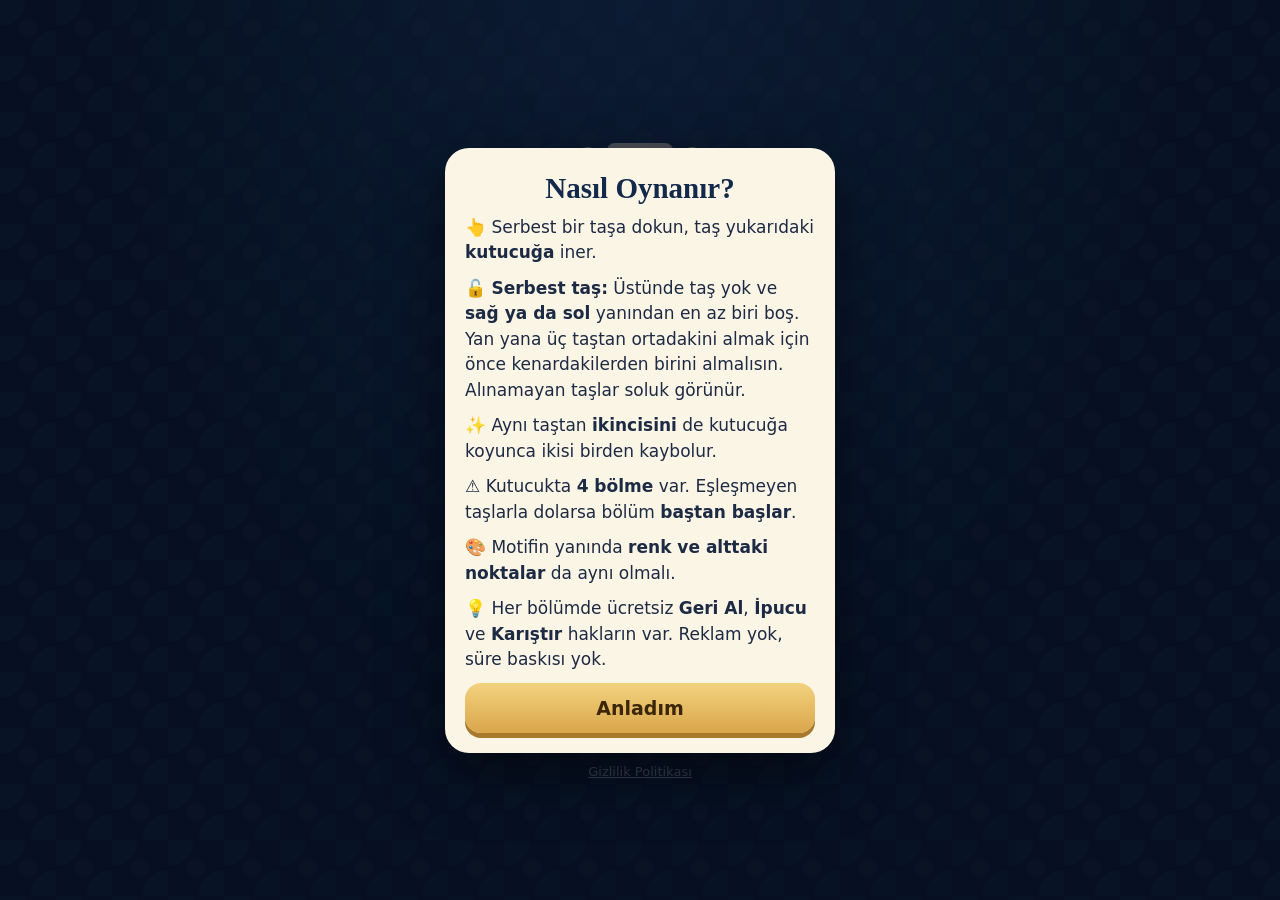
<file: index.html>
<!doctype html>
<html lang="tr">
<head>
<meta charset="utf-8">
<meta name="viewport" content="width=device-width, initial-scale=1, maximum-scale=1, user-scalable=no, viewport-fit=cover">
<title>Çini Bahçesi</title>
<meta name="description" content="Çini Bahçesi: Türk çini motifleriyle sakin, reklamsız bir taş eşleştirme bulmacası.">
<meta name="theme-color" content="#10223f">
<link rel="manifest" href="manifest.json">
<link rel="icon" type="image/png" href="icons/icon-192.png">
<link rel="apple-touch-icon" href="icons/icon-192.png">
<link rel="stylesheet" href="style.css">
</head>
<body>
<div id="app">
  <section id="menu" class="screen active">
    <div class="logo">
      <div class="logo-tiles" id="logoTiles"></div>
      <h1>Çini<span>Bahçesi</span></h1>
      <p class="tag">Sakin bir taş eşleştirme bulmacası</p>
    </div>
    <button class="btn primary big" id="btnPlay">Oyna<small id="playSub">Seviye 1</small></button>
    <button class="btn big" id="btnDaily">Günlük Bulmaca<small id="dailySub"></small></button>
    <div class="menu-row">
      <button class="btn" id="btnColl">🎨 Koleksiyon<small id="collSub"></small></button>
      <button class="btn" id="btnBadges">🏅 Rozetler<small id="badgeSub"></small></button>
    </div>
    <div class="menu-row">
      <button class="btn" id="btnHow">Nasıl Oynanır</button>
      <button class="btn" id="btnSettings">Ayarlar</button>
    </div>
    <div class="stats" id="stats"></div>
    <a class="privacy" href="privacy.html">Gizlilik Politikası</a>
  </section>

  <section id="game" class="screen">
    <header class="bar">
      <button class="icon-btn" id="btnBack" aria-label="Ana menü">
        <svg viewBox="0 0 24 24"><path d="M15 5l-7 7 7 7" fill="none" stroke="currentColor" stroke-width="2.6" stroke-linecap="round" stroke-linejoin="round"/></svg>
      </button>
      <div class="title"><b id="gTitle"></b><span id="gInfo"></span></div>
      <button class="icon-btn" id="btnGSettings" aria-label="Ayarlar">
        <svg viewBox="0 0 24 24"><circle cx="12" cy="12" r="3.2" fill="none" stroke="currentColor" stroke-width="2.2"/><path d="M12 2.5v3M12 18.5v3M2.5 12h3M18.5 12h3M5.3 5.3l2.1 2.1M16.6 16.6l2.1 2.1M5.3 18.7l2.1-2.1M16.6 7.4l2.1-2.1" stroke="currentColor" stroke-width="2.2" stroke-linecap="round"/></svg>
      </button>
    </header>
    <div id="trayWrap"><div id="tray"></div></div>
    <div id="boardWrap"><div id="board"></div><div id="toast"></div></div>
    <footer class="tools">
      <button class="tool" id="btnUndo">
        <svg viewBox="0 0 24 24"><path d="M9 7L4 12l5 5M4.5 12H14a6 6 0 010 12" fill="none" stroke="currentColor" stroke-width="2.4" stroke-linecap="round" stroke-linejoin="round" transform="translate(0 -3)"/></svg>
        Geri Al<i class="badge" id="bUndo">3</i></button>
      <button class="tool" id="btnHint">
        <svg viewBox="0 0 24 24"><path d="M9 18h6M10 21h4M12 3a6 6 0 00-3.5 10.9c.6.5 1 1.2 1 2.1h5c0-.9.4-1.6 1-2.1A6 6 0 0012 3z" fill="none" stroke="currentColor" stroke-width="2.2" stroke-linecap="round" stroke-linejoin="round"/></svg>
        İpucu<i class="badge" id="bHint">3</i></button>
      <button class="tool" id="btnShuffle">
        <svg viewBox="0 0 24 24"><path d="M3 7h4c4 0 6 10 10 10h4M3 17h4c1.6 0 2.8-1.6 3.9-3.6M13.1 9.6C14.2 7.6 15.4 7 17 7h4M18 4l3 3-3 3M18 14l3 3-3 3" fill="none" stroke="currentColor" stroke-width="2.2" stroke-linecap="round" stroke-linejoin="round"/></svg>
        Karıştır<i class="badge" id="bShuffle">2</i></button>
    </footer>
  </section>
</div>
<div id="modal" class="modal hidden"><div class="card" id="modalCard"></div></div>
<script src="game.js"></script>
<script src="app.js"></script>
</body>
</html>
</file>
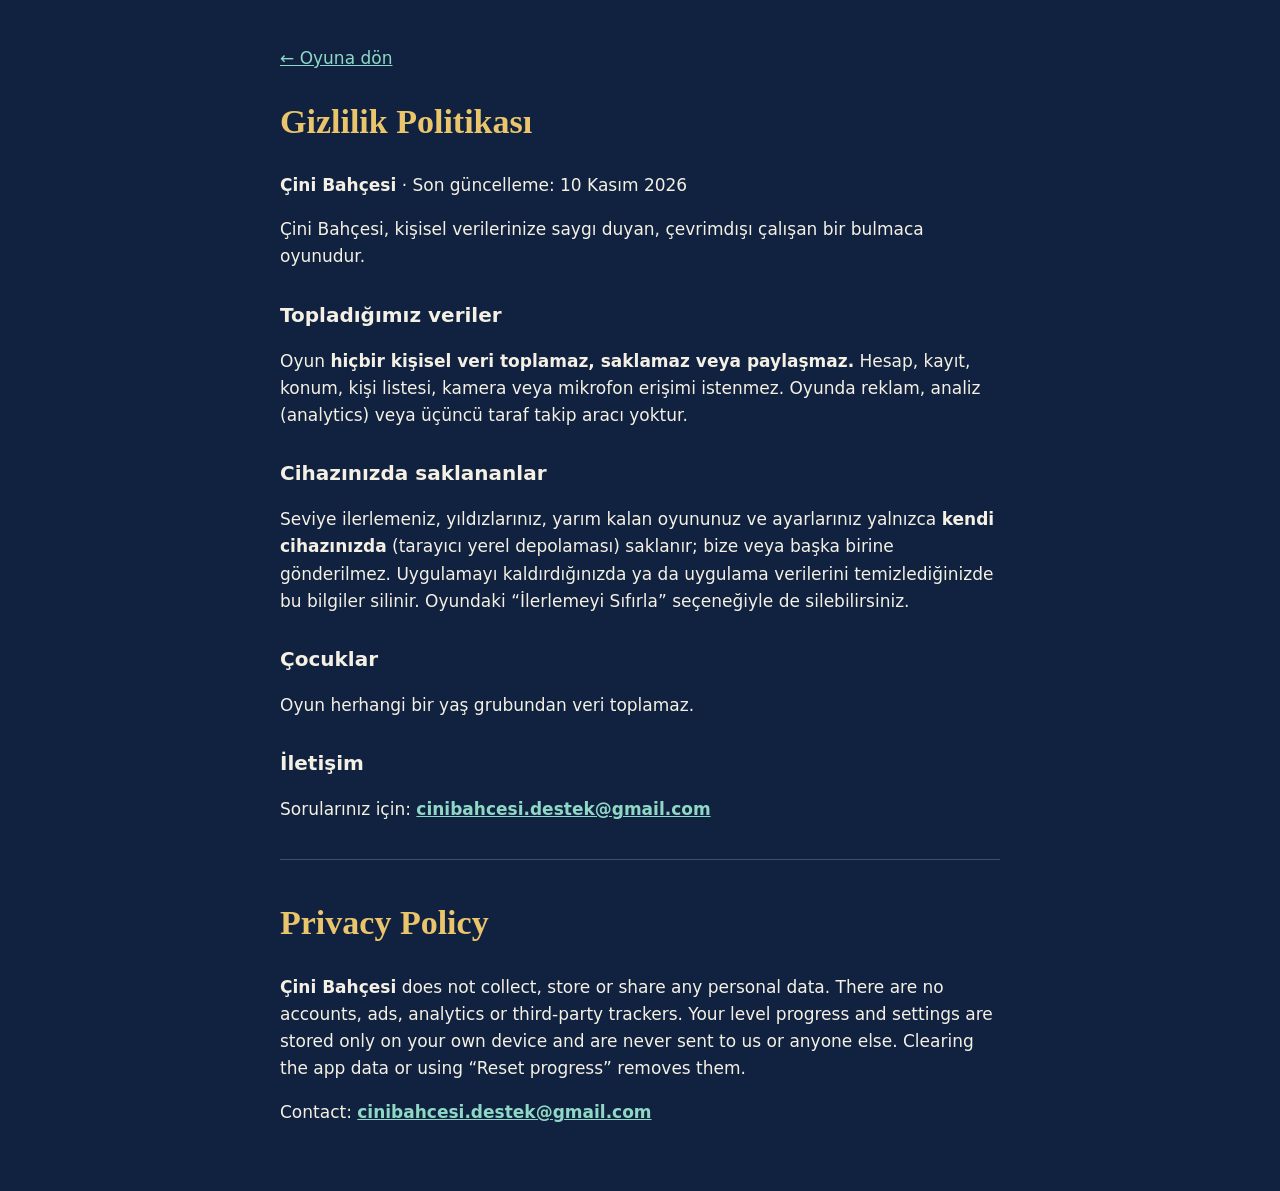
<file: privacy.html>
<!doctype html>
<html lang="tr">
<head>
<meta charset="utf-8">
<meta name="viewport" content="width=device-width, initial-scale=1">
<title>Gizlilik Politikası · Çini Bahçesi</title>
<style>
  body { margin: 0; background: #10223f; color: #f5f0e4; font: 17px/1.6 "Segoe UI", Roboto, system-ui, sans-serif; }
  main { max-width: 720px; margin: 0 auto; padding: 28px 18px 48px; }
  h1 { font-family: Georgia, serif; color: #ebc56b; } h2 { font-size: 20px; margin-top: 28px; }
  a { color: #8fd8c6; } hr { border: 0; border-top: 1px solid rgba(255,255,255,.2); margin: 36px 0; }
</style>
</head>
<body>
<main>
  <p><a href="./">← Oyuna dön</a></p>
  <h1>Gizlilik Politikası</h1>
  <p><b>Çini Bahçesi</b> · Son güncelleme: 10 Kasım 2026</p>
  <p>Çini Bahçesi, kişisel verilerinize saygı duyan, çevrimdışı çalışan bir bulmaca oyunudur.</p>
  <h2>Topladığımız veriler</h2>
  <p>Oyun <b>hiçbir kişisel veri toplamaz, saklamaz veya paylaşmaz.</b> Hesap, kayıt, konum, kişi listesi, kamera veya mikrofon erişimi istenmez. Oyunda reklam, analiz (analytics) veya üçüncü taraf takip aracı yoktur.</p>
  <h2>Cihazınızda saklananlar</h2>
  <p>Seviye ilerlemeniz, yıldızlarınız, yarım kalan oyununuz ve ayarlarınız yalnızca <b>kendi cihazınızda</b> (tarayıcı yerel depolaması) saklanır; bize veya başka birine gönderilmez. Uygulamayı kaldırdığınızda ya da uygulama verilerini temizlediğinizde bu bilgiler silinir. Oyundaki “İlerlemeyi Sıfırla” seçeneğiyle de silebilirsiniz.</p>
  <h2>Çocuklar</h2>
  <p>Oyun herhangi bir yaş grubundan veri toplamaz.</p>
  <h2>İletişim</h2>
  <p>Sorularınız için: <b><a href="mailto:cinibahcesi.destek@gmail.com">cinibahcesi.destek@gmail.com</a></b></p>
  <hr>
  <h1>Privacy Policy</h1>
  <p><b>Çini Bahçesi</b> does not collect, store or share any personal data. There are no accounts, ads, analytics or third-party trackers. Your level progress and settings are stored only on your own device and are never sent to us or anyone else. Clearing the app data or using “Reset progress” removes them.</p>
  <p>Contact: <b><a href="mailto:cinibahcesi.destek@gmail.com">cinibahcesi.destek@gmail.com</a></b></p>
</main>
</body>
</html>
</file>
<file: style.css>
:root {
  --bg: #10223f; --bg2: #1b3a6b; --gold: #ebc56b; --ivory: #fbf5e6; --teal: #0f6f60;
  --text: #f5f0e4; --muted: #b9c6db;
}
* { box-sizing: border-box; -webkit-tap-highlight-color: transparent; }
html, body { margin: 0; height: 100%; overflow: hidden; }
body {
  color: var(--text); font-family: "Segoe UI", Roboto, system-ui, -apple-system, sans-serif;
  user-select: none; -webkit-user-select: none; touch-action: manipulation;
  background-color: var(--bg);
  background-image:
    radial-gradient(ellipse at 50% -10%, rgba(64, 120, 200, .45), transparent 60%),
    radial-gradient(circle at 50% 50%, rgba(255, 255, 255, .045) 0 22%, transparent 23%),
    radial-gradient(circle at 0 0, rgba(72, 190, 170, .07) 0 32%, transparent 33%),
    radial-gradient(circle at 100% 100%, rgba(72, 190, 170, .07) 0 32%, transparent 33%);
  background-size: 100% 100%, 56px 56px, 56px 56px, 56px 56px;
}
button { font-family: inherit; }
svg { display: block; }
#app { position: relative; height: 100%; }
.screen { position: absolute; inset: 0; display: none; flex-direction: column; }
.screen.active { display: flex; }

/* ---------- menü */
#menu { align-items: center; justify-content: center; gap: 14px; padding: 24px 20px calc(20px + env(safe-area-inset-bottom)); overflow-y: auto; }
.logo { text-align: center; margin-bottom: 14px; }
.logo-tiles { display: flex; justify-content: center; gap: 6px; height: 104px; align-items: flex-end; }
.logo h1 { font-family: Georgia, "Times New Roman", serif; font-size: 54px; margin: 18px 0 0; line-height: .95; color: var(--ivory); letter-spacing: .5px; }
.logo h1 span { display: block; font-size: 40px; color: var(--gold); font-style: italic; }
.tag { color: var(--muted); margin: 12px 0 0; font-size: 17px; }
.btn {
  width: min(340px, 100%); border-radius: 16px; padding: 14px 18px; font-size: 19px; font-weight: 600;
  color: var(--text); background: rgba(255, 255, 255, .1); border: 1px solid rgba(255, 255, 255, .16);
  cursor: pointer; display: flex; flex-direction: column; align-items: center; transition: transform .08s;
}
.btn small { font-weight: 400; font-size: 14px; opacity: .85; margin-top: 3px; }
.btn.big { padding: 16px 18px; font-size: 23px; }
.btn.primary { background: linear-gradient(180deg, #f2d27f, #d9a64a); color: #3b2706; border: 0; box-shadow: 0 5px 0 #a8792a; }
.btn:active { transform: translateY(2px); }
.menu-row { display: flex; gap: 12px; width: min(340px, 100%); }
.menu-row .btn { flex: 1; font-size: 16px; }
.stats { color: var(--muted); font-size: 15px; text-align: center; line-height: 1.6; min-height: 24px; }
.stats b { color: var(--text); }
.privacy { color: var(--muted); font-size: 13px; }

/* ---------- oyun ekranı */
.bar { display: flex; align-items: center; gap: 8px; padding: calc(8px + env(safe-area-inset-top)) 10px 8px; background: rgba(0, 0, 0, .2); }
.icon-btn { width: 48px; height: 48px; border-radius: 14px; border: 0; background: rgba(255, 255, 255, .1); color: var(--text); cursor: pointer; display: grid; place-items: center; flex: none; }
.icon-btn svg { width: 26px; height: 26px; }
.title { flex: 1; min-width: 0; text-align: center; display: flex; flex-direction: column; }
.title b { font-size: 18px; white-space: nowrap; overflow: hidden; text-overflow: ellipsis; }
.title span { font-size: 14px; color: var(--muted); }
#boardWrap { flex: 1; position: relative; overflow: hidden; }
#board { position: absolute; }
.tools { display: flex; justify-content: center; gap: 8px; padding: 6px 12px calc(8px + env(safe-area-inset-bottom)); background: rgba(0, 0, 0, .2); }
.tool {
  flex: 0 1 104px; border: 0; border-radius: 12px; background: rgba(255, 255, 255, .1); color: var(--text);
  padding: 5px 4px 5px; font-size: 12.5px; font-weight: 600; display: flex; flex-direction: column; align-items: center; gap: 1px; cursor: pointer;
}
.tool svg { width: 20px; height: 20px; }
.tool { position: relative; }
.badge {
  position: absolute; top: 2px; right: calc(50% - 26px); min-width: 17px; height: 17px; padding: 0 4px; border-radius: 9px;
  background: #d9402f; color: #fff; font: 700 11px/17px "Segoe UI", Roboto, sans-serif; font-style: normal; box-shadow: 0 1px 3px rgba(0,0,0,.4);
}
.tool.empty { opacity: .45; }
.tool.empty .badge { background: #6b7385; }

/* ---------- kutucuk */
#trayWrap { display: flex; justify-content: center; padding: 10px 12px 4px; }
#tray {
  display: flex; gap: 6px; padding: 7px; border-radius: 16px;
  background: linear-gradient(180deg, #0b1830, #142a4f); border: 3px solid #c99a3e;
  box-shadow: inset 0 3px 8px rgba(0,0,0,.6), 0 4px 12px rgba(0,0,0,.35); transition: border-color .2s, box-shadow .2s;
  --e1: 2px; --e2: 4px; --e3: 4px; --e4: 5px;
}
#tray.warn { border-color: #ff8a3d; box-shadow: inset 0 3px 8px rgba(0,0,0,.6), 0 0 18px rgba(255,138,61,.75); }
.slot { position: relative; width: min(17vw, 64px); height: calc(min(17vw, 64px) * 1.3); border-radius: 10px; background: rgba(255,255,255,.06); }
.tile.mini { position: absolute; inset: 0; width: auto; height: auto; cursor: default; }
.tile.flying { position: fixed; transition: transform .22s cubic-bezier(.3,.7,.4,1); transform-origin: 0 0; pointer-events: none; }
.tile.popfx { position: fixed; z-index: 9100; pointer-events: none; --e1: 2px; --e2: 4px; --e3: 4px; --e4: 5px; animation: pop .36s forwards; }
.tool:active { background: rgba(255, 255, 255, .2); }
#toast {
  position: absolute; left: 50%; top: 10px; transform: translate(-50%, -8px); z-index: 99998;
  background: rgba(10, 20, 40, .88); color: #fff; padding: 9px 18px; border-radius: 999px; font-size: 16px; font-weight: 600;
  opacity: 0; pointer-events: none; transition: opacity .2s, transform .2s; white-space: nowrap;
}
#toast.show { opacity: 1; transform: translate(-50%, 0); }

/* ---------- taşlar */
.tile {
  position: absolute; border-radius: 12% / 9%; cursor: pointer;
  background: linear-gradient(155deg, #fffdf7 0%, #f4ead2 100%);
  box-shadow: var(--e1) var(--e1) 0 #d6c294, var(--e2) var(--e2) 0 var(--teal), var(--e3) var(--e4) var(--e3) rgba(0, 0, 0, .38);
  transition: filter .2s, transform .12s;
}
.tile svg { position: absolute; left: 4%; top: 3.5%; width: 92%; height: 93%; pointer-events: none; filter: drop-shadow(0 .6px .4px rgba(0, 0, 0, .35)); }
.tile.blocked { filter: brightness(.74) saturate(.65); }
body.noguide .tile.blocked { filter: none; }
.tile.sel { background: linear-gradient(155deg, #fff7cf, #f5d97f); transform: translate(-3%, -2%); }
.tile.sel::after, .tile.hint::after { content: ""; position: absolute; inset: -3px; border-radius: inherit; border: 3px solid #f0ad00; pointer-events: none; }
.tile.hint::after { border-color: #2fd3ad; animation: pulse 0.9s ease-in-out infinite; }
.tile.shake { animation: shake .3s; }
.tile.removing { animation: pop .3s forwards; pointer-events: none; }
@keyframes pop { to { transform: scale(1.18); opacity: 0; } }
@keyframes shake { 25% { transform: translateX(-5%); } 75% { transform: translateX(5%); } }
@keyframes pulse { 50% { opacity: .25; } }
.logo-tile { position: relative; width: 66px; height: 86px; --e1: 3px; --e2: 6px; --e3: 8px; --e4: 10px; cursor: default; }

/* ---------- pencereler */
.modal { position: fixed; inset: 0; background: rgba(4, 10, 24, .72); display: flex; align-items: center; justify-content: center; padding: 18px; z-index: 99999; }
.modal.hidden { display: none; }
.card { background: var(--ivory); color: #1d2a44; border-radius: 24px; padding: 24px 20px 20px; width: min(390px, 100%); text-align: center; max-height: 92vh; overflow-y: auto; box-shadow: 0 20px 60px rgba(0, 0, 0, .5); }
.card h2 { font-family: Georgia, serif; margin: 0 0 10px; font-size: 29px; color: #13294b; }
.card p { font-size: 17px; line-height: 1.5; margin: 10px 0; }
.card small { color: #5b6478; font-size: 14px; }
.card .btn { width: 100%; margin-top: 10px; color: #13294b; background: #e8dfc7; border: 0; }
.card .btn.primary { color: #3b2706; background: linear-gradient(180deg, #f2d27f, #d9a64a); }
.card .btn.danger { background: transparent; color: #b0352a; font-size: 16px; }
.how p { text-align: left; }
.stars { font-size: 50px; color: #e0a526; letter-spacing: 6px; line-height: 1.1; }
.stars .off { color: #d8cdb2; }
.sw { display: flex; align-items: center; justify-content: space-between; gap: 12px; padding: 13px 4px; border-bottom: 1px solid #e3d9c0; font-size: 18px; text-align: left; }
.sw input { width: 26px; height: 26px; accent-color: #0f8069; flex: none; }
.ver { color: #6b7385; font-size: 14px !important; }
.card .sub { color: #5b6478; font-size: 15px; margin-top: -4px; }

/* ---------- efektler */
.spark {
  position: fixed; z-index: 9200; width: 7px; height: 7px; margin: -3.5px 0 0 -3.5px; border-radius: 50%; pointer-events: none;
  box-shadow: 0 0 6px rgba(255, 230, 150, .9); animation: spark .6s cubic-bezier(.2,.7,.3,1) forwards;
}
.spark.star { border-radius: 1px; transform: rotate(45deg); width: 8px; height: 8px; }
@keyframes spark { from { transform: translate(0, 0) scale(1.2); opacity: 1; } to { transform: translate(var(--dx), var(--dy)) scale(.2); opacity: 0; } }
.floattxt {
  position: absolute; left: 50%; top: 42%; z-index: 99990; pointer-events: none; white-space: nowrap;
  font: italic 700 30px Georgia, serif; color: #f6dc8f; text-shadow: 0 2px 0 #8a5a12, 0 4px 14px rgba(0, 0, 0, .6);
  animation: floatup 1s ease-out forwards;
}
.floattxt.big { font-size: 40px; color: #ffe9a8; }
@keyframes floatup {
  0% { transform: translate(-50%, 10px) scale(.6); opacity: 0; } 18% { transform: translate(-50%, 0) scale(1.08); opacity: 1; }
  70% { opacity: 1; } 100% { transform: translate(-50%, -46px) scale(1); opacity: 0; }
}
.confetti { position: fixed; inset: 0; width: 100%; height: 100%; z-index: 100001; pointer-events: none; }
.tile.shuffling { animation: shufl .45s ease-out; }
@keyframes shufl { 0% { transform: scale(1); } 40% { transform: scale(.82) rotate(-6deg); } 100% { transform: scale(1); } }
.banner {
  position: fixed; left: 50%; top: calc(10px + env(safe-area-inset-top)); z-index: 100002; transform: translate(-50%, -140%);
  display: flex; align-items: center; gap: 10px; padding: 9px 16px 9px 10px; border-radius: 16px; width: max-content; max-width: calc(100% - 24px);
  background: linear-gradient(180deg, #fffaf0, #f3e6c4); color: #13294b; border: 2px solid #d9a64a; box-shadow: 0 8px 24px rgba(0, 0, 0, .4);
  transition: transform .3s cubic-bezier(.3,1.4,.5,1); pointer-events: none;
}
.banner.show { transform: translate(-50%, 0); }
.banner b { display: block; font-size: 16px; }
.banner small { display: block; font-size: 13px; color: #5b6478; }
.banner .bi { font-size: 28px; line-height: 1; }
.mini-face { display: block; width: 30px; height: 39px; border-radius: 4px; background: #fffdf7; box-shadow: 1px 1px 0 #d6c294, 2px 2px 0 var(--teal); }
.mini-face svg { width: 100%; height: 100%; }

/* ---------- rozetler & koleksiyon */
.badges { display: flex; flex-direction: column; gap: 8px; margin: 12px 0 4px; text-align: left; }
.bdg { display: flex; align-items: center; gap: 12px; padding: 9px 12px; border-radius: 14px; background: #f1e7cd; }
.bdg .bi { font-size: 28px; width: 34px; text-align: center; flex: none; }
.bdg b { display: block; font-size: 16px; }
.bdg small { display: block; font-size: 13.5px; }
.bdg.off { background: #ece6d6; opacity: .6; }
.album { display: flex; flex-direction: column; gap: 10px; margin: 12px 0 4px; text-align: left; }
.arow { display: flex; align-items: center; gap: 12px; padding: 10px; border-radius: 14px; background: #f1e7cd; }
.arow.off { background: #ece6d6; }
.atiles { display: flex; gap: 5px; flex: none; }
.ctile-wrap { display: flex; flex-direction: column; align-items: center; gap: 2px; }
.ctile-wrap small { font-size: 11px; color: #5b6478; }
.tile.ctile { position: relative; width: 34px; height: 44px; cursor: default; --e1: 1.5px; --e2: 3px; --e3: 3px; --e4: 4px; }
.tile.ctile.locked { filter: grayscale(1) brightness(.6) opacity(.45); }
.atext b { display: block; font-size: 16px; color: #13294b; }
.atext small { display: block; font-size: 13px; line-height: 1.35; }
</file>
